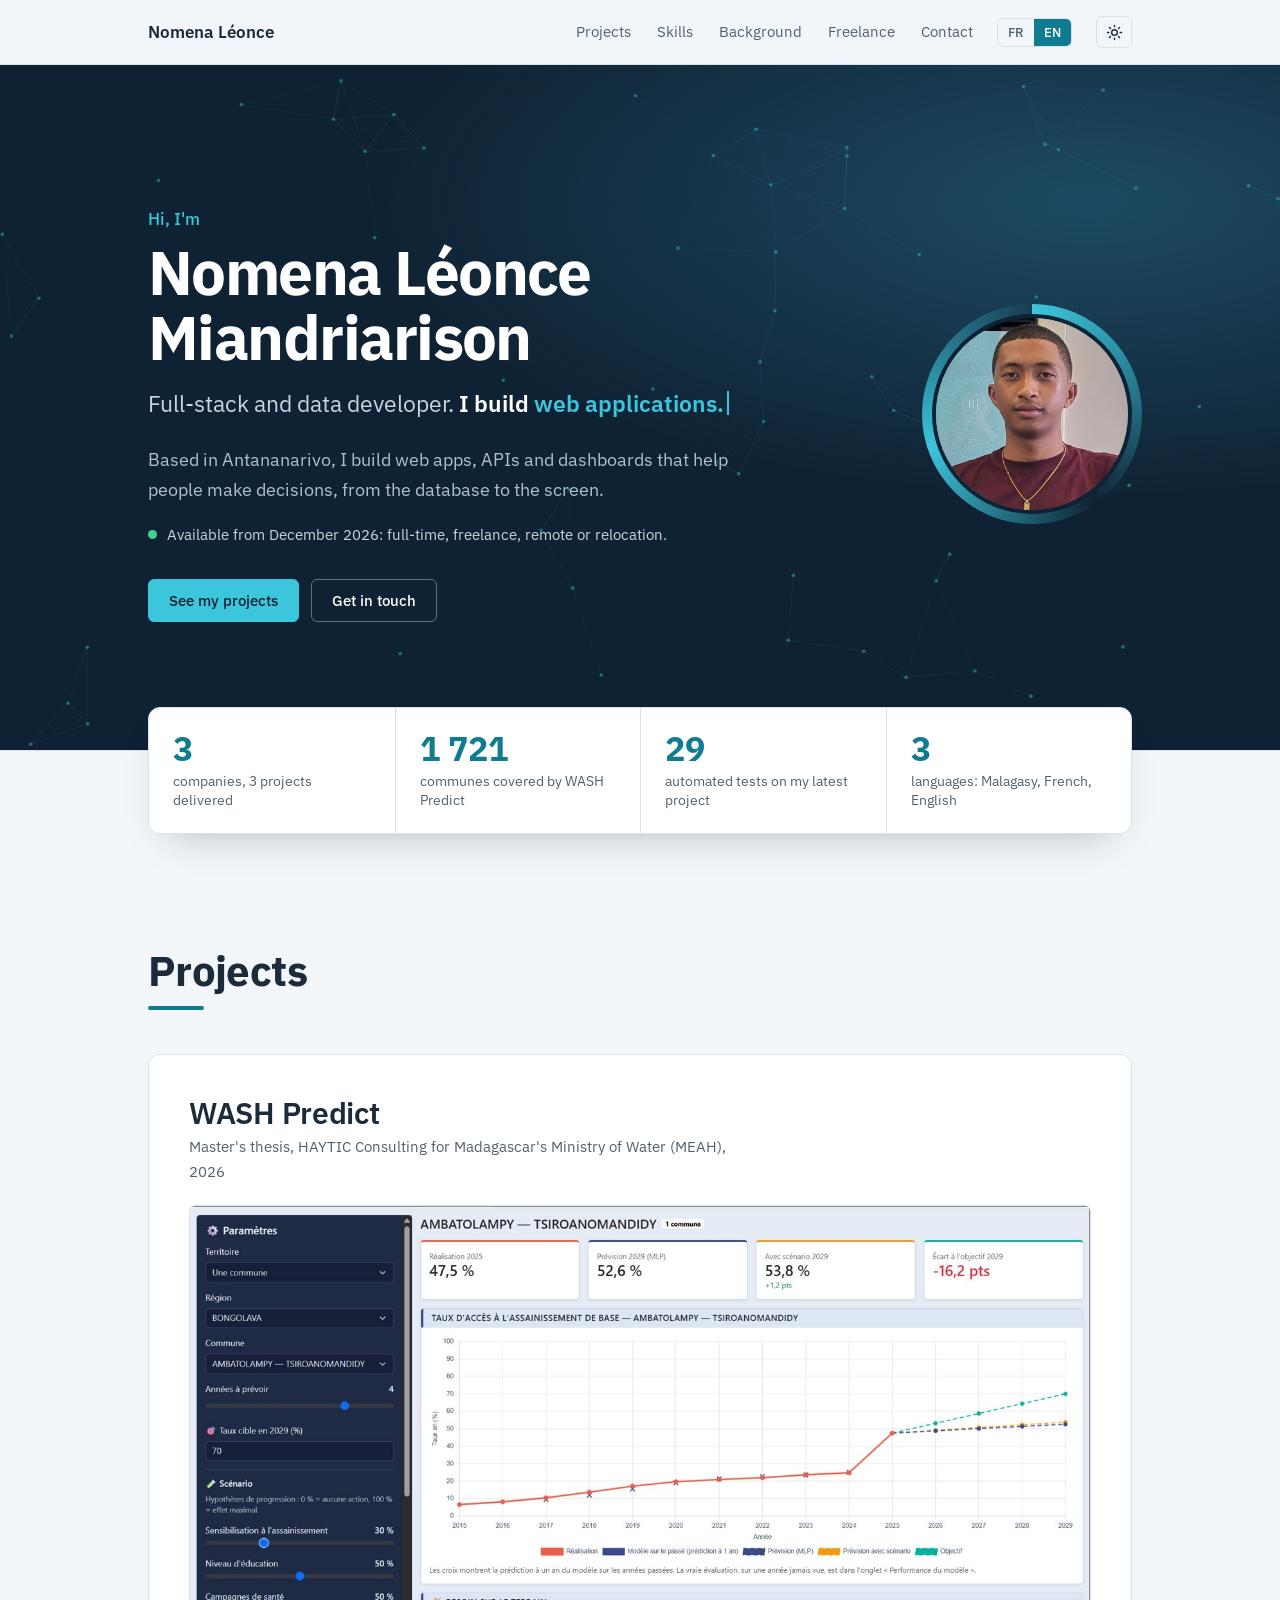
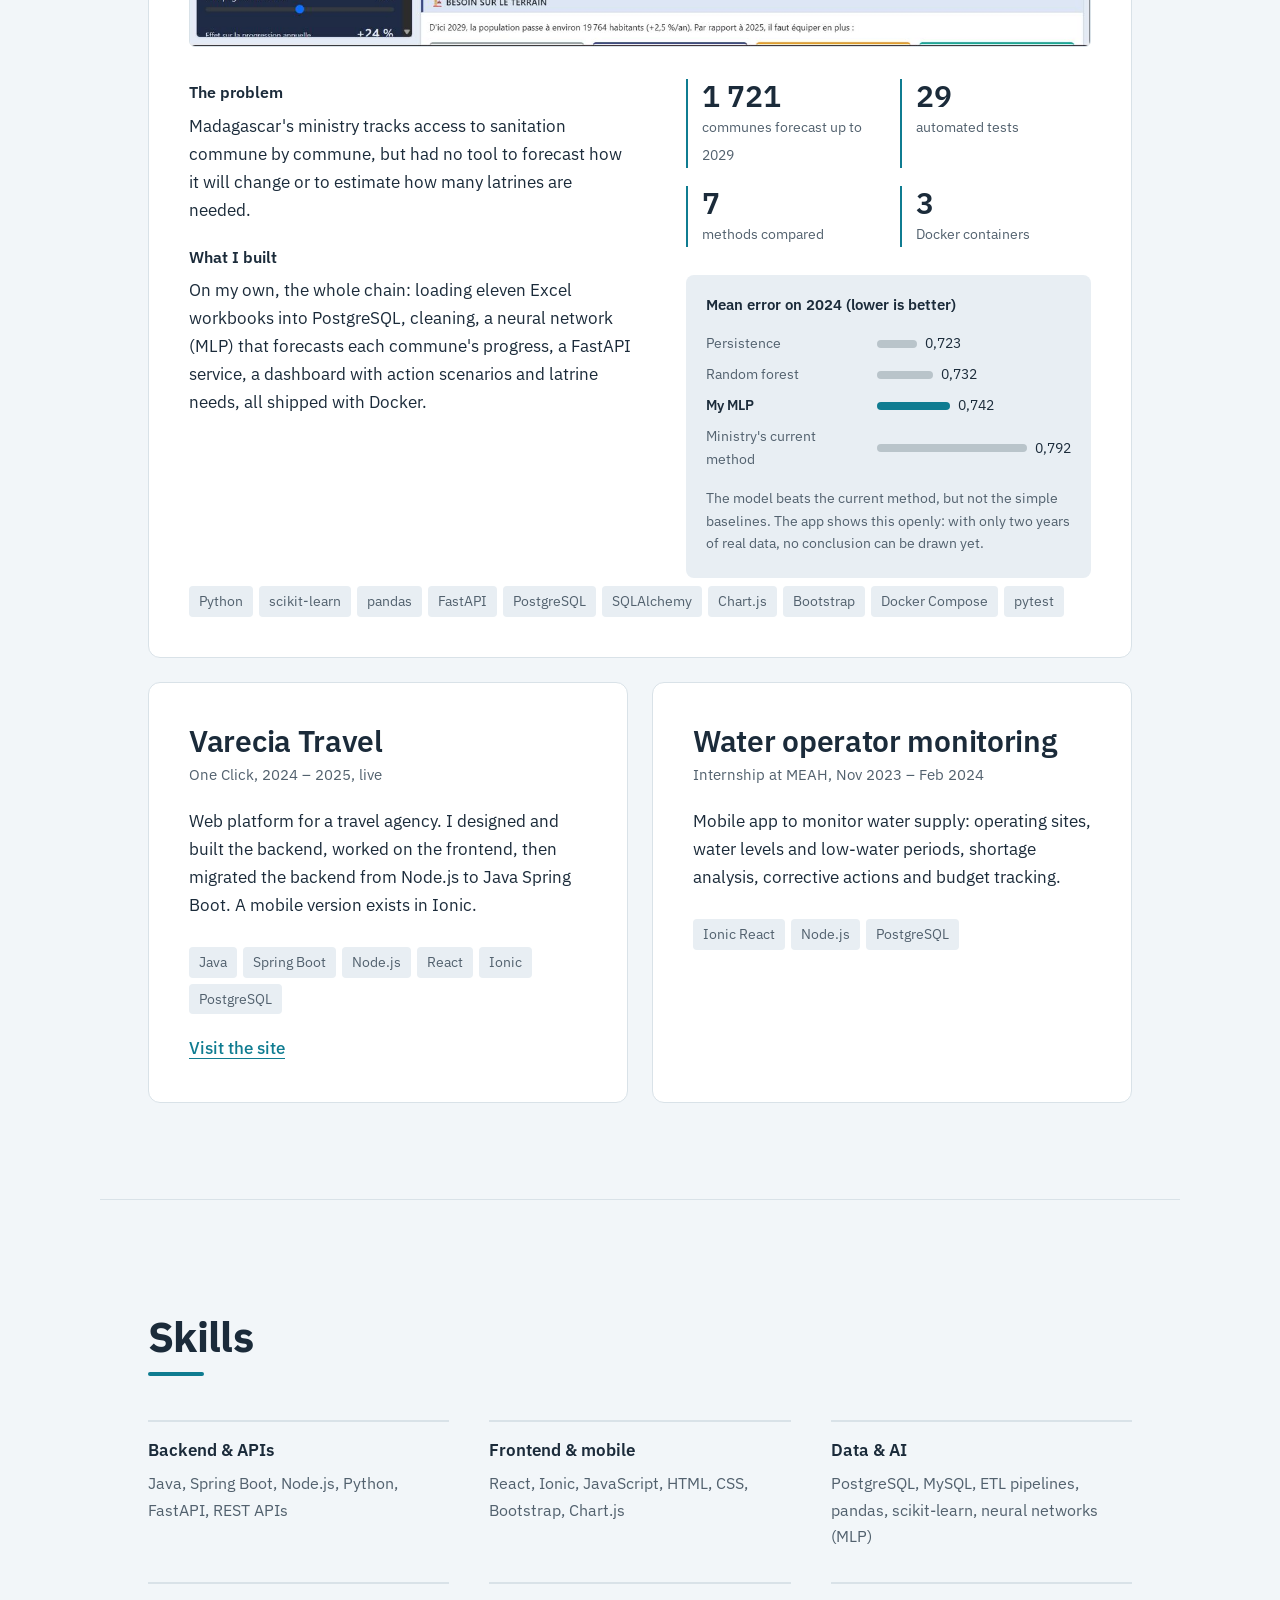
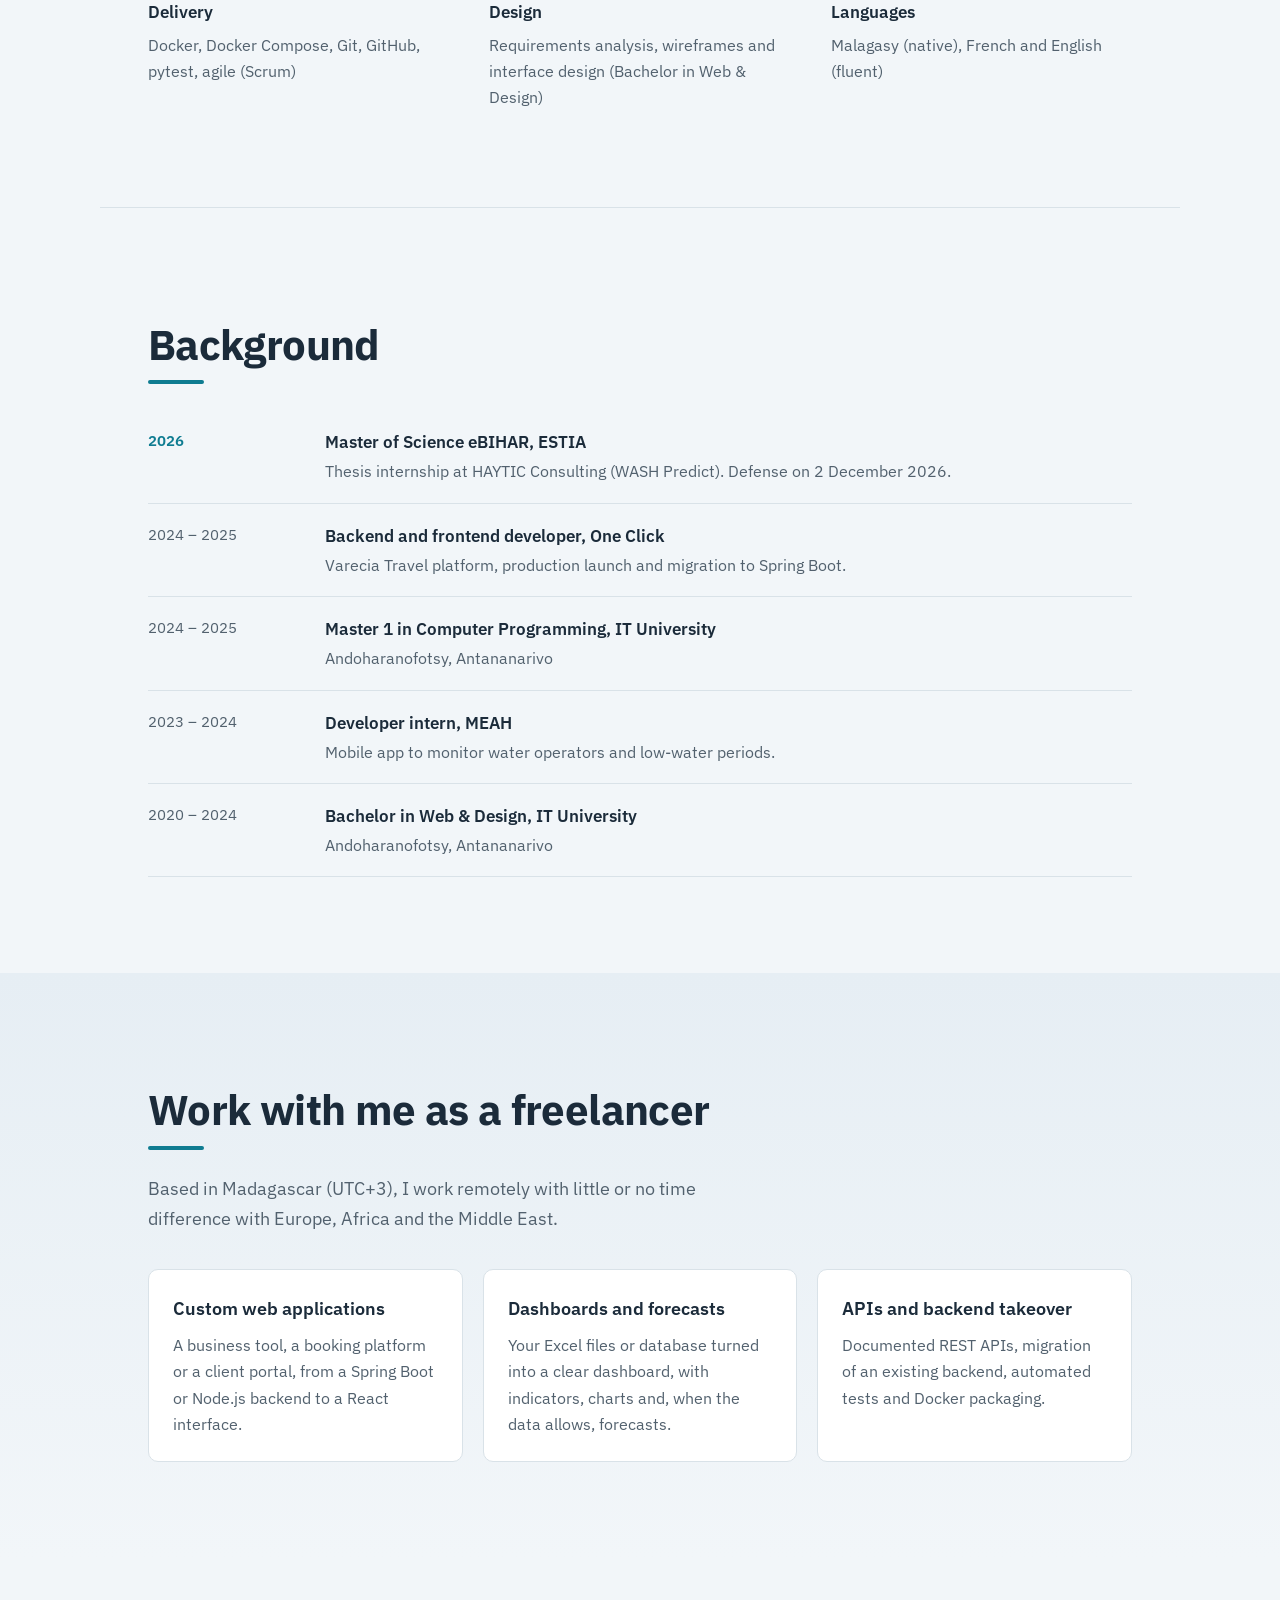
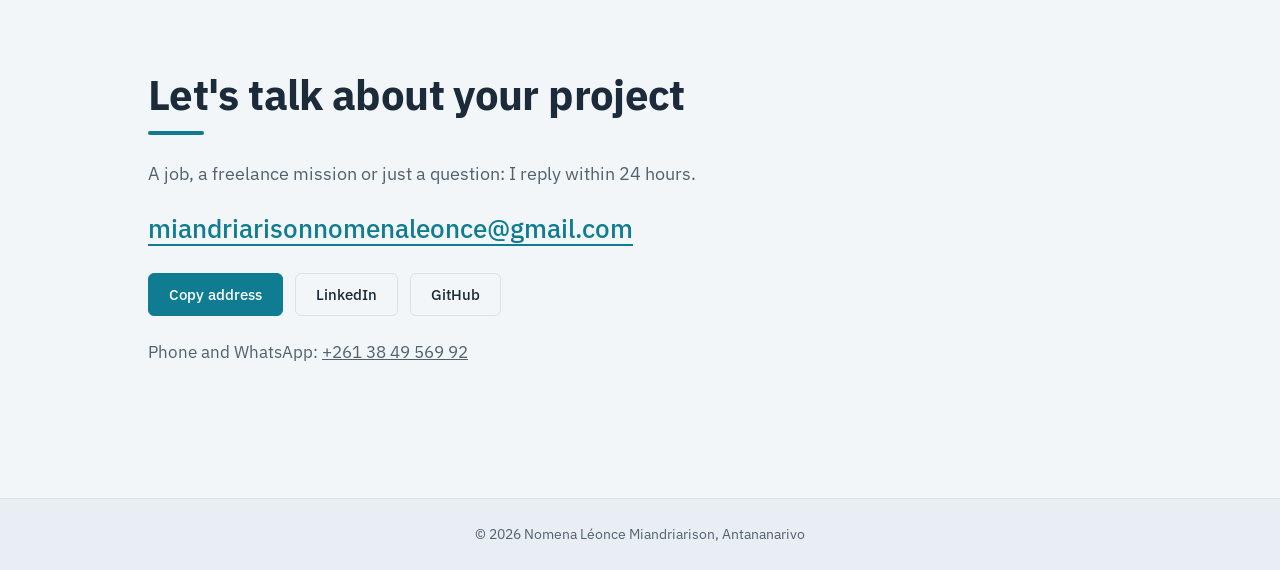
<file: index.html>
<!DOCTYPE html>
<html lang="fr">
<head>
<meta charset="utf-8">
<meta name="viewport" content="width=device-width, initial-scale=1">
<title>Nomena Léonce Miandriarison — Développeur full-stack & data</title>
<meta name="description" content="Développeur full-stack (Java/Spring Boot, React) et data (Python, FastAPI, machine learning) basé à Antananarivo, Madagascar. Disponible en CDI, freelance et télétravail.">
<meta property="og:title" content="Nomena Léonce Miandriarison — Full-stack & data developer">
<meta property="og:description" content="Applications web, API et tableaux de bord d'aide à la décision. Antananarivo, Madagascar.">
<meta property="og:image" content="assets/wash-national.jpg">
<link rel="icon" href="data:image/svg+xml,%3Csvg xmlns='http://www.w3.org/2000/svg' viewBox='0 0 32 32'%3E%3Crect width='32' height='32' rx='8' fill='%231B2B3A'/%3E%3Cpath d='M0 20q8-5 16 0t16 0v12H0z' fill='%230F7C91'/%3E%3Ctext x='16' y='22' font-family='Arial' font-weight='700' font-size='17' fill='white' text-anchor='middle'%3EN%3C/text%3E%3C/svg%3E">
<link rel="preconnect" href="https://fonts.googleapis.com">
<link rel="preconnect" href="https://fonts.gstatic.com" crossorigin>
<link href="https://fonts.googleapis.com/css2?family=IBM+Plex+Sans:ital,wght@0,400;0,500;0,600;0,700;1,400&display=swap" rel="stylesheet">
<script>
  // Thème avant l'affichage : choix mémorisé, sinon réglage de l'appareil
  (function () {
    var t = null;
    try { t = localStorage.getItem("theme"); } catch (e) {}
    if (!t) t = window.matchMedia("(prefers-color-scheme: light)").matches ? "light" : "dark";
    document.documentElement.dataset.theme = t;
  })();
</script>
<meta name="color-scheme" content="dark light">
<link rel="stylesheet" href="style.css">
</head>
<body>
<a class="skip" href="#projets" data-i18n="skip">Aller aux projets</a>

<div class="progress" aria-hidden="true"></div>
<header class="top">
  <a class="brand" href="#top">Nomena Léonce</a>
  <nav aria-label="Navigation principale">
    <a href="#projets" data-i18n="nav.projects">Projets</a>
    <a href="#competences" data-i18n="nav.skills">Compétences</a>
    <a href="#parcours" data-i18n="nav.path">Parcours</a>
    <a href="#services" data-i18n="nav.services">Freelance</a>
    <a href="#contact" data-i18n="nav.contact">Contact</a>
  </nav>
  <div class="lang" role="group" aria-label="Langue / Language">
    <button type="button" data-lang="fr" aria-pressed="true">FR</button>
    <button type="button" data-lang="en" aria-pressed="false">EN</button>
  </div>
  <button type="button" class="theme" aria-label="Passer en mode clair" data-i18n-label="theme.toLight">
    <svg class="moon" viewBox="0 0 24 24" fill="none" stroke="currentColor" stroke-width="2" stroke-linecap="round" stroke-linejoin="round" aria-hidden="true"><path d="M21 12.8A9 9 0 1 1 11.2 3a7 7 0 0 0 9.8 9.8z"/></svg>
    <svg class="sun" viewBox="0 0 24 24" fill="none" stroke="currentColor" stroke-width="2" stroke-linecap="round" aria-hidden="true"><circle cx="12" cy="12" r="4"/><path d="M12 2v2M12 20v2M4.9 4.9l1.4 1.4M17.7 17.7l1.4 1.4M2 12h2M20 12h2M4.9 19.1l1.4-1.4M17.7 6.3l1.4-1.4"/></svg>
  </button>
</header>

<main id="top">
  <!-- HERO -->
  <section class="hero">
    <canvas class="net" aria-hidden="true"></canvas>
    <div class="hero-body">
      <figure class="portrait">
        <img src="assets/nomena.jpg" alt="Portrait de Nomena Léonce Miandriarison" width="600" height="600">
      </figure>
      <div class="hero-text">
        <p class="hello" data-i18n="hero.hello">Bonjour, je suis</p>
        <h1>Nomena Léonce Miandriarison</h1>
        <p class="role"><span data-i18n="hero.role">Développeur full-stack et data.</span> <span class="typing"><span data-i18n="hero.build">Je construis</span> <span class="rotator" aria-hidden="true"></span><span class="caret" aria-hidden="true"></span></span></p>
        <p class="lede" data-i18n-html="hero.lede">Basé à Antananarivo, je construis des applications web, des API et des tableaux de bord qui aident à prendre des décisions, de la base de données jusqu'à l'écran.</p>
        <p class="status"><span class="dot" aria-hidden="true"></span><span data-i18n="hero.status">Disponible dès décembre 2026 : CDI, freelance, télétravail ou poste à l'étranger.</span></p>
        <div class="actions">
          <a class="btn btn-solid" href="#projets" data-i18n="hero.cta1">Voir mes projets</a>
          <a class="btn btn-line" href="#contact" data-i18n="hero.cta2">Me contacter</a>
        </div>
      </div>
    </div>
  </section>

  <!-- CHIFFRES -->
  <section class="stats" aria-label="En bref">
    <div><strong data-count="3">3</strong><span data-i18n="stats.s1">entreprises, 3 projets livrés</span></div>
    <div><strong data-count="1721">1 721</strong><span data-i18n="stats.s2">communes couvertes par WASH Predict</span></div>
    <div><strong data-count="29">29</strong><span data-i18n="stats.s3">tests automatisés sur mon dernier projet</span></div>
    <div><strong data-count="3">3</strong><span data-i18n="stats.s4">langues : malgache, français, anglais</span></div>
  </section>

  <!-- PROJETS -->
  <section id="projets" class="section">
    <h2 class="h-section" data-i18n="projects.title">Projets</h2>

    <article class="case case-main">
      <header class="case-head">
        <h3>WASH Predict</h3>
        <p class="case-meta" data-i18n="p1.meta">Mémoire de Master 2, HAYTIC Consulting pour le ministère de l'Eau (MEAH), 2026</p>
      </header>

      <figure class="shot">
        <img src="assets/wash-commune.jpg" alt="" data-i18n-alt="p1.alt" loading="lazy" width="1400" height="685">
      </figure>

      <div class="case-grid">
        <div class="case-col">
          <h4 data-i18n="label.problem">Le problème</h4>
          <p data-i18n="p1.problem">À Madagascar, le ministère suit l'accès à l'assainissement commune par commune, mais n'avait pas d'outil pour prévoir son évolution ni pour estimer les latrines à construire.</p>
          <h4 data-i18n="label.built">Ce que j'ai construit</h4>
          <p data-i18n="p1.built">Seul, toute la chaîne : import de onze classeurs Excel vers PostgreSQL, nettoyage, réseau de neurones (MLP) qui prévoit la progression de chaque commune, API FastAPI, tableau de bord avec scénarios d'action et besoin en latrines, le tout livré en Docker.</p>
        </div>
        <div class="case-col">
          <ul class="figures">
            <li><strong>1 721</strong><span data-i18n="p1.f1">communes prévues jusqu'en 2029</span></li>
            <li><strong>29</strong><span data-i18n="p1.f2">tests automatisés</span></li>
            <li><strong>7</strong><span data-i18n="p1.f3">méthodes comparées</span></li>
            <li><strong>3</strong><span data-i18n="p1.f4">conteneurs Docker</span></li>
          </ul>
          <div class="mae">
            <h4 data-i18n="p1.maeTitle">Erreur moyenne sur l'année 2024 (plus bas = mieux)</h4>
            <dl>
              <div><dt data-i18n="p1.m1">Persistance</dt><dd><span style="--v:.723"></span>0,723</dd></div>
              <div><dt data-i18n="p1.m2">Forêt aléatoire</dt><dd><span style="--v:.732"></span>0,732</dd></div>
              <div class="mine"><dt data-i18n="p1.m3">Mon MLP</dt><dd><span style="--v:.742"></span>0,742</dd></div>
              <div><dt data-i18n="p1.m4">Méthode actuelle du ministère</dt><dd><span style="--v:.792"></span>0,792</dd></div>
            </dl>
            <p class="note" data-i18n="p1.maeNote">Le modèle fait mieux que la méthode actuelle, mais pas que les méthodes simples. Je l'affiche tel quel dans l'application : avec seulement deux années de données réelles, on ne peut pas encore conclure.</p>
          </div>
        </div>
      </div>
      <ul class="stack" aria-label="Technologies">
        <li>Python</li><li>scikit-learn</li><li>pandas</li><li>FastAPI</li><li>PostgreSQL</li><li>SQLAlchemy</li><li>Chart.js</li><li>Bootstrap</li><li>Docker Compose</li><li>pytest</li>
      </ul>
    </article>

    <div class="case-pair">
      <article class="case case-small case-travel">
        <header class="case-head">
          <h3>Varecia Travel</h3>
          <p class="case-meta" data-i18n="p2.meta">One Click, 2024 – 2025, en production</p>
        </header>
        <p data-i18n="p2.body">Plateforme web d'une agence de voyages. J'ai conçu et développé le backend, participé au frontend, puis migré le backend de Node.js vers Java Spring Boot. Une version mobile existe en Ionic.</p>
        <ul class="stack">
          <li>Java</li><li>Spring Boot</li><li>Node.js</li><li>React</li><li>Ionic</li><li>PostgreSQL</li>
        </ul>
        <a class="link" href="https://www.vareciatravel-agency.com" target="_blank" rel="noopener" data-i18n="p2.link">Visiter le site</a>
      </article>

      <article class="case case-small case-meah">
        <header class="case-head">
          <h3 data-i18n="p3.title">Suivi des exploitants d'eau</h3>
          <p class="case-meta" data-i18n="p3.meta">Stage au MEAH, nov. 2023 – févr. 2024</p>
        </header>
        <p data-i18n="p3.body">Application mobile pour suivre l'approvisionnement en eau : sites d'exploitation, niveaux d'eau et périodes d'étiage, analyse des pénuries, suivi des actions correctives et du budget.</p>
        <ul class="stack">
          <li>Ionic React</li><li>Node.js</li><li>PostgreSQL</li>
        </ul>
      </article>
    </div>
  </section>

  <!-- COMPÉTENCES -->
  <section id="competences" class="section skills">
    <h2 class="h-section" data-i18n="skills.title">Compétences</h2>
    <div class="skill-grid">
      <div>
        <h3 data-i18n="skills.back">Backend & API</h3>
        <p>Java, Spring Boot, Node.js, Python, FastAPI, <span data-i18n="skills.rest">API REST</span></p>
      </div>
      <div>
        <h3 data-i18n="skills.front">Frontend & mobile</h3>
        <p>React, Ionic, JavaScript, HTML, CSS, Bootstrap, Chart.js</p>
      </div>
      <div>
        <h3 data-i18n="skills.data">Data & IA</h3>
        <p>PostgreSQL, MySQL, <span data-i18n="skills.etl">pipelines ETL</span>, pandas, scikit-learn, <span data-i18n="skills.nn">réseaux de neurones (MLP)</span></p>
      </div>
      <div>
        <h3 data-i18n="skills.ops">Livraison</h3>
        <p>Docker, Docker Compose, Git, GitHub, pytest, <span data-i18n="skills.agile">méthode agile (Scrum)</span></p>
      </div>
      <div>
        <h3 data-i18n="skills.design">Design</h3>
        <p data-i18n="skills.designBody">Analyse des besoins, maquettes et conception d'interfaces (Licence Web & Design)</p>
      </div>
      <div>
        <h3 data-i18n="skills.lang">Langues</h3>
        <p data-i18n="skills.langBody">Malgache (maternelle), français et anglais (courants)</p>
      </div>
    </div>
  </section>

  <!-- PARCOURS -->
  <section id="parcours" class="section">
    <h2 class="h-section" data-i18n="path.title">Parcours</h2>
    <ol class="timeline">
      <li class="now">
        <time>2026</time>
        <div>
          <h3 data-i18n="t1.title">Master of Science eBIHAR, ESTIA</h3>
          <p data-i18n="t1.body">Stage de mémoire chez HAYTIC Consulting (WASH Predict). Soutenance le 2 décembre 2026.</p>
        </div>
      </li>
      <li>
        <time>2024 – 2025</time>
        <div>
          <h3 data-i18n="t2.title">Développeur backend et frontend, One Click</h3>
          <p data-i18n="t2.body">Plateforme Varecia Travel, mise en production et migration vers Spring Boot.</p>
        </div>
      </li>
      <li>
        <time>2024 – 2025</time>
        <div>
          <h3 data-i18n="t3.title">Master 1 Programmation informatique, IT University</h3>
          <p>Andoharanofotsy, Antananarivo</p>
        </div>
      </li>
      <li>
        <time>2023 – 2024</time>
        <div>
          <h3 data-i18n="t4.title">Stagiaire développeur, MEAH</h3>
          <p data-i18n="t4.body">Application mobile de suivi des exploitants d'eau et de l'étiage.</p>
        </div>
      </li>
      <li>
        <time>2020 – 2024</time>
        <div>
          <h3 data-i18n="t5.title">Licence Web & Design, IT University</h3>
          <p>Andoharanofotsy, Antananarivo</p>
        </div>
      </li>
    </ol>
  </section>

  <!-- SERVICES -->
  <section id="services" class="section services">
    <h2 class="h-section" data-i18n="services.title">Travailler avec moi en freelance</h2>
    <p class="services-intro" data-i18n="services.intro">Basé à Madagascar (UTC+3), je travaille à distance avec peu ou pas de décalage horaire avec l'Europe, l'Afrique et le Moyen-Orient.</p>
    <div class="offer-grid">
      <div class="offer">
        <h3 data-i18n="s1.title">Applications web sur mesure</h3>
        <p data-i18n="s1.body">Un outil métier, une plateforme de réservation ou un espace client, du backend Spring Boot ou Node.js jusqu'à l'interface React.</p>
      </div>
      <div class="offer">
        <h3 data-i18n="s2.title">Tableaux de bord et prévisions</h3>
        <p data-i18n="s2.body">Vos fichiers Excel ou votre base de données transformés en tableau de bord clair, avec des indicateurs, des graphiques et, si les données le permettent, des prévisions.</p>
      </div>
      <div class="offer">
        <h3 data-i18n="s3.title">API et reprise de backend</h3>
        <p data-i18n="s3.body">Création d'API REST documentées, migration d'un backend existant, tests automatisés et mise en conteneurs Docker.</p>
      </div>
    </div>
  </section>

  <!-- CONTACT -->
  <section id="contact" class="section contact">
    <h2 class="h-section" data-i18n="contact.title">Parlons de votre projet</h2>
    <p class="contact-lede" data-i18n="contact.lede">Un poste, une mission freelance ou une simple question : je réponds sous 24 heures.</p>
    <p class="mail"><a href="mailto:miandriarisonnomenaleonce@gmail.com">miandriarisonnomenaleonce<wbr>@gmail.com</a></p>
    <div class="contact-row">
      <button type="button" class="btn btn-solid" id="copy-mail" data-i18n="contact.copy">Copier l'adresse</button>
      <a class="btn btn-line" href="https://www.linkedin.com/in/nomena-l%C3%A9once-miandriarison-2626b6270" target="_blank" rel="noopener">LinkedIn</a>
      <a class="btn btn-line" href="https://github.com/Miandriarison" target="_blank" rel="noopener">GitHub</a>
    </div>
    <p class="phone"><span data-i18n="contact.phone">Téléphone et WhatsApp :</span> <a href="tel:+261384956992">+261 38 49 569 92</a></p>
    <p class="copied" role="status" aria-live="polite"></p>
  </section>
</main>

<footer class="foot">
  <p>© 2026 Nomena Léonce Miandriarison, Antananarivo</p>
</footer>

<script src="main.js"></script>
</body>
</html>
</file>
<file: style.css>
/* Thème sombre : bleu nuit, accent turquoise */
:root {
  --paper: #0F2233;
  --shade: #15304A;
  --card: #132B42;
  --line: #24425C;
  --ink: #E8EEF3;
  --ink-soft: #9FB2C2;
  --accent: #3CC6DB;
  --accent-dark: #2AA9BD;
  --navy: #0F2233;
  --bright: #3CC6DB;
  --font: "IBM Plex Sans", "Segoe UI", system-ui, sans-serif;
  --wrap: 1080px;
  --gutter: clamp(20px, 5vw, 48px);
}

*, *::before, *::after { box-sizing: border-box; }
html { scroll-behavior: smooth; scroll-padding-top: 76px; }
body {
  margin: 0;
  background: var(--paper);
  color: var(--ink);
  font: 400 17px/1.65 var(--font);
  -webkit-font-smoothing: antialiased;
}
img { max-width: 100%; height: auto; display: block; }
a { color: inherit; }
:focus-visible { outline: 2px solid var(--accent); outline-offset: 3px; border-radius: 3px; }
.sr-only { position: absolute; width: 1px; height: 1px; overflow: hidden; clip: rect(0 0 0 0); white-space: nowrap; }
.skip { position: absolute; left: -999px; top: 8px; background: var(--accent); color: var(--navy); padding: 8px 14px; z-index: 20; }
.skip:focus { left: 8px; }

/* En-tête */
.top {
  position: sticky; top: 0; z-index: 10;
  display: flex; align-items: center; gap: 24px;
  padding: 16px max(var(--gutter), calc((100% - var(--wrap)) / 2 + var(--gutter)));
  background: rgba(15, 34, 51, .86);
  backdrop-filter: blur(8px);
  border-bottom: 1px solid var(--line);
}
.brand { font-weight: 600; font-size: 17px; text-decoration: none; }
.top nav { display: flex; gap: 26px; margin-left: auto; }
.top nav a { text-decoration: none; font-size: 15px; color: var(--ink-soft); }
.top nav a:hover { color: var(--accent); }
.lang { display: flex; border: 1px solid var(--line); border-radius: 6px; overflow: hidden; }
.lang button {
  font: 500 13px/1 var(--font); padding: 7px 10px; border: 0; cursor: pointer;
  background: transparent; color: var(--ink-soft);
}
.lang button[aria-pressed="true"] { background: var(--accent); color: var(--navy); }

/* Hero : bandeau sombre animé */
.hero {
  position: relative; overflow: hidden; isolation: isolate;
  background: radial-gradient(1200px 500px at 85% 20%, #1D4A63 0%, transparent 60%), var(--navy);
  color: #fff; border-bottom: 1px solid var(--line);
  padding: clamp(64px, 11vw, 140px) max(var(--gutter), calc((100% - var(--wrap)) / 2 + var(--gutter))) clamp(72px, 10vw, 128px);
}
.net { position: absolute; inset: 0; width: 100%; height: 100%; z-index: -1; opacity: .55; }
.hero-body { display: grid; grid-template-columns: 1fr auto; gap: clamp(28px, 6vw, 80px); align-items: center; }
.portrait { margin: 0; order: 2; width: clamp(150px, 19vw, 200px); position: relative; animation: pop .9s cubic-bezier(.2,.8,.2,1) .2s both; }
.portrait::before {
  content: ""; position: absolute; inset: -10px; border-radius: 50%;
  background: conic-gradient(from 0deg, var(--bright), transparent 40%, var(--bright) 70%, transparent);
  animation: spin 9s linear infinite; z-index: -1;
}
.portrait img { width: 100%; aspect-ratio: 1; object-fit: cover; object-position: 50% 50%; border-radius: 50%; border: 4px solid var(--navy); }
.hello { margin: 0 0 6px; color: var(--bright); font-weight: 500; animation: up .7s ease both; }
.hero h1 { font-size: clamp(36px, 5.6vw, 62px); line-height: 1.05; font-weight: 700; letter-spacing: -.025em; margin: 0 0 16px; animation: up .7s ease .1s both; }
.role { font-size: clamp(18px, 2.2vw, 23px); margin: 0 0 22px; color: #C9D6DF; animation: up .7s ease .2s both; }
.typing { color: #fff; font-weight: 600; white-space: nowrap; }
.rotator { color: var(--bright); }
.caret { display: inline-block; width: 2px; height: 1.05em; background: var(--bright); margin-left: 3px; vertical-align: -3px; animation: blink 1s steps(1) infinite; }
.lede { font-size: 18px; color: #AFC0CC; margin: 0 0 18px; max-width: 54ch; animation: up .7s ease .3s both; }
.status { display: flex; gap: 10px; align-items: baseline; margin: 0 0 32px; font-size: 15px; color: #C9D6DF; animation: up .7s ease .4s both; }
.dot { width: 9px; height: 9px; border-radius: 50%; background: #3DD68C; flex: none; transform: translateY(-1px); box-shadow: 0 0 0 0 rgba(61,214,140,.6); animation: ping 2s ease-out infinite; }
.hero .actions { animation: up .7s ease .5s both; }
.hero .btn-solid { background: var(--bright); border-color: var(--bright); color: var(--navy); }
.hero .btn-solid:hover { background: #fff; border-color: #fff; transform: translateY(-2px); }
.hero .btn-line { color: #fff; border-color: rgba(255,255,255,.35); }
.hero .btn-line:hover { border-color: #fff; background: rgba(255,255,255,.06); }
@keyframes up { from { opacity: 0; transform: translateY(18px); } to { opacity: 1; transform: none; } }
@keyframes pop { from { opacity: 0; transform: scale(.85); } to { opacity: 1; transform: none; } }
@keyframes spin { to { transform: rotate(360deg); } }
@keyframes blink { 50% { opacity: 0; } }
@keyframes ping { 0% { box-shadow: 0 0 0 0 rgba(61,214,140,.55); } 80%, 100% { box-shadow: 0 0 0 10px rgba(61,214,140,0); } }

/* Bandeau de chiffres */
.stats {
  max-width: calc(var(--wrap) - 2 * var(--gutter)); margin: -44px auto 0; position: relative; z-index: 2;
  display: grid; grid-template-columns: repeat(4, 1fr);
  background: var(--card); border: 1px solid var(--line); border-radius: 12px;
  box-shadow: 0 24px 50px -24px rgba(0, 0, 0, .6);
  width: calc(100% - 2 * var(--gutter));
}
.stats > div { padding: 22px 24px; }
.stats > div + div { border-left: 1px solid var(--line); }
.stats strong { display: block; font-size: 34px; font-weight: 700; line-height: 1.1; color: var(--accent); font-variant-numeric: tabular-nums; }
.stats span { font-size: 14px; color: var(--ink-soft); line-height: 1.4; display: block; margin-top: 4px; }

.actions, .contact-row { display: flex; flex-wrap: wrap; gap: 12px; }
.btn {
  transition: transform .2s, background .2s, border-color .2s, color .2s;
  display: inline-block; font: 500 15px/1 var(--font); padding: 13px 20px; border-radius: 6px;
  text-decoration: none; cursor: pointer; border: 1px solid var(--ink);
}
.btn-solid { background: var(--accent); color: var(--navy); border-color: var(--accent); }
.btn-solid:hover { background: #fff; border-color: #fff; transform: translateY(-2px); }
.btn-line { background: transparent; color: var(--ink); border-color: var(--line); }
.btn-line:hover { border-color: var(--accent); color: var(--accent); }

/* Sections */
.section { max-width: var(--wrap); margin: 0 auto; padding: clamp(64px, 9vw, 112px) var(--gutter) clamp(56px, 8vw, 96px); }
.section + .section:not(.services):not(.contact) { border-top: 1px solid var(--line); }
.h-section { position: relative; padding-bottom: 14px; font-size: clamp(30px, 4vw, 42px); font-weight: 700; letter-spacing: -.015em; line-height: 1.2; margin: 0 0 clamp(28px, 4vw, 44px); }

/* Projets */
.case { border: 1px solid var(--line); border-radius: 12px; padding: clamp(22px, 4vw, 40px); background: var(--card); }
.case-head h3 { font-size: clamp(24px, 3vw, 30px); font-weight: 600; line-height: 1.2; margin: 0 0 4px; letter-spacing: -.01em; }
.case-meta { margin: 0 0 24px; color: var(--ink-soft); font-size: 15px; }
.shot { margin: 0 0 32px; border-radius: 6px; overflow: hidden; border: 1px solid var(--line); }
.case-grid { display: grid; grid-template-columns: 1.1fr 1fr; gap: clamp(24px, 4vw, 56px); }
.case h4 { font-size: 16px; font-weight: 600; margin: 0 0 6px; }
.case p { margin: 0 0 20px; max-width: 62ch; }
.figures { list-style: none; padding: 0; margin: 0 0 28px; display: grid; grid-template-columns: 1fr 1fr; gap: 18px 24px; }
.figures li { border-left: 2px solid var(--accent); padding-left: 14px; }
.figures strong { display: block; font-size: 30px; font-weight: 600; line-height: 1.1; }
.figures span { font-size: 14px; color: var(--ink-soft); }
.mae { background: var(--shade); border-radius: 8px; padding: 18px 20px 4px; }
.mae h4 { font-size: 15px; }
.mae dl { margin: 10px 0 12px; }
.mae dl > div { display: grid; grid-template-columns: 11.5em 1fr; gap: 10px; align-items: center; padding: 4px 0; font-size: 14px; }
.mae dt { color: var(--ink-soft); }
.mae dd { margin: 0; display: flex; align-items: center; gap: 8px; font-variant-numeric: tabular-nums; }
.mae dd span { height: 8px; border-radius: 4px; background: #4A6880; width: calc((var(--v) - .70) * 900%); }
.mae .mine dt { color: var(--ink); font-weight: 600; }
.mae .mine dd span { background: var(--accent); }
.note { font-size: 13.5px; color: var(--ink-soft); }
.stack { list-style: none; padding: 0; margin: 8px 0 0; display: flex; flex-wrap: wrap; gap: 6px; }
.stack li { font-size: 13.5px; padding: 4px 10px; border-radius: 4px; background: var(--shade); color: var(--ink-soft); }

.case-pair { display: grid; grid-template-columns: 1fr 1fr; gap: 24px; margin-top: 24px; }
.case-small { display: flex; flex-direction: column; }
.case-small .stack { margin-bottom: 20px; }
.case-small .link { margin-top: auto; }
.link { font-weight: 500; color: var(--accent); text-underline-offset: 4px; }

/* Compétences */
.skill-grid { display: grid; grid-template-columns: repeat(3, 1fr); gap: 32px 40px; }
.skill-grid h3 { font-size: 17px; font-weight: 600; margin: 0 0 6px; }
.skill-grid p { margin: 0; color: var(--ink-soft); font-size: 16px; }

/* Parcours */
.timeline { list-style: none; padding: 0; margin: 0; }
.timeline li { display: grid; grid-template-columns: 9em 1fr; gap: 24px; padding: 18px 0; border-bottom: 1px solid var(--line); }
.timeline li:first-child { padding-top: 0; }
.timeline time { font-size: 15px; color: var(--ink-soft); font-variant-numeric: tabular-nums; padding-top: 1px; }
.timeline li.now time { color: var(--accent); font-weight: 600; }
.timeline h3 { font-size: 17px; font-weight: 600; margin: 0 0 2px; }
.timeline p { margin: 0; color: var(--ink-soft); font-size: 16px; }

/* Services */
.services {
  background: linear-gradient(180deg, #12293F, #0F2233); max-width: none; border-top: 0;
  padding-left: max(var(--gutter), calc((100% - var(--wrap)) / 2 + var(--gutter)));
  padding-right: max(var(--gutter), calc((100% - var(--wrap)) / 2 + var(--gutter)));
}
.services-intro { font-size: 18px; max-width: 56ch; margin: -20px 0 36px; color: var(--ink-soft); }
.offer-grid { display: grid; grid-template-columns: repeat(3, 1fr); gap: 20px; }
.offer { background: var(--card); border: 1px solid var(--line); border-radius: 10px; padding: 24px; }
.offer h3 { font-size: 18px; font-weight: 600; margin: 0 0 8px; }
.offer p { margin: 0; color: var(--ink-soft); font-size: 16px; }

/* Contact */
.contact { border-top: 0; }
.contact-lede { font-size: 18px; color: var(--ink-soft); margin: -20px 0 18px; }
.mail { font-size: clamp(18px, 2.6vw, 26px); font-weight: 500; margin: 0 0 24px; overflow-wrap: anywhere; }
.mail a { color: var(--accent); text-underline-offset: 6px; }
.phone { margin: 22px 0 0; color: var(--ink-soft); }
.copied { min-height: 1.6em; color: var(--accent); font-weight: 500; margin: 8px 0 0; }

.foot { border-top: 1px solid var(--line); background: #0C1C2A; padding: 24px var(--gutter); text-align: center; font-size: 14px; color: var(--ink-soft); }
.foot p { margin: 0; }


/* Mouvements au scroll et au survol */
.h-section::after { content: ""; position: absolute; left: 0; bottom: 0; height: 4px; width: 56px; border-radius: 2px; background: var(--accent); transform-origin: left; transform: scaleX(0); transition: transform .8s cubic-bezier(.2,.8,.2,1) .2s; }
.h-section.in::after { transform: scaleX(1); }
.reveal { opacity: 0; transform: translateY(28px); transition: opacity .8s ease, transform .8s cubic-bezier(.2,.8,.2,1); }
.reveal.in { opacity: 1; transform: none; }
.case { transition: transform .3s ease, box-shadow .3s ease, border-color .3s; }
.case:hover { transform: translateY(-4px); box-shadow: 0 28px 56px -28px rgba(0,0,0,.7), 0 0 0 1px rgba(60,198,219,.25); border-color: rgba(60,198,219,.45); }
.shot img { transition: transform .8s cubic-bezier(.2,.8,.2,1); }
.case:hover .shot img { transform: scale(1.03); }
.mae dd span { transition: width 1.2s cubic-bezier(.2,.8,.2,1); }
.mae:not(.in) dd span { width: 0; }
.stack li { transition: background .2s, color .2s; }
.stack li:hover { background: var(--accent); color: var(--navy); }
.offer { transition: transform .3s, border-color .3s; }
.offer:hover { transform: translateY(-4px); border-color: var(--accent); }
.skill-grid > div { border-top: 2px solid var(--line); padding-top: 14px; transition: border-color .3s; }
.skill-grid > div:hover { border-color: var(--accent); }
.top nav a.active { color: var(--accent); font-weight: 500; }
.progress { position: fixed; top: 0; left: 0; height: 3px; width: 100%; background: var(--bright); transform-origin: left; transform: scaleX(0); z-index: 30; }


/* Mode clair (activé selon l'appareil ou par le bouton) */
:root[data-theme="light"] {
  --paper: #F2F6F9;
  --shade: #E8EEF3;
  --card: #FFFFFF;
  --line: #D9E2E8;
  --ink: #1B2B3A;
  --ink-soft: #52616E;
  --accent: #0F7C91;
  --accent-dark: #0B5564;
}
:root[data-theme="light"] .top { background: rgba(242, 246, 249, .9); }
:root[data-theme="light"] .services { background: linear-gradient(180deg, #E6EEF4, #F2F6F9); }
:root[data-theme="light"] .foot { background: #E8EEF3; }
:root[data-theme="light"] .mae dd span { background: #B9C4CA; }
:root[data-theme="light"] .mae .mine dd span { background: var(--accent); }
:root[data-theme="light"] .btn-solid,
:root[data-theme="light"] .lang button[aria-pressed="true"],
:root[data-theme="light"] .stack li:hover { color: #fff; }
:root[data-theme="light"] .btn-solid:hover { background: var(--accent-dark); border-color: var(--accent-dark); }
:root[data-theme="light"] .hero .btn-solid { color: var(--navy); }
:root[data-theme="light"] .hero .btn-solid:hover { background: #fff; border-color: #fff; }
:root[data-theme="light"] .stats { box-shadow: 0 18px 40px -22px rgba(19, 41, 61, .35); }
:root[data-theme="light"] .case:hover { box-shadow: 0 24px 48px -28px rgba(19,41,61,.4); border-color: rgba(15,124,145,.5); }
:root[data-theme="light"] body { background: var(--paper); }
:root[data-theme="light"] ::selection { color: #fff; }

/* Bouton clair / sombre */
.theme {
  width: 36px; height: 32px; display: grid; place-items: center; cursor: pointer;
  border: 1px solid var(--line); border-radius: 6px; background: transparent; color: var(--ink);
  transition: border-color .2s, color .2s;
}
.theme:hover { border-color: var(--accent); color: var(--accent); }
.theme svg { width: 17px; height: 17px; }
.theme .sun { display: none; }
:root[data-theme="light"] .theme .sun { display: block; }
:root[data-theme="light"] .theme .moon { display: none; }
body, .top, .case, .offer, .stats, .services, .foot { transition: background-color .35s ease, color .35s ease, border-color .35s ease; }

/* Mobile */
@media (max-width: 860px) {
  .top nav { display: none; }
  .lang { margin-left: auto; }
  .top { gap: 10px; }
  .case-grid, .case-pair, .offer-grid { grid-template-columns: 1fr; }
  .skill-grid { grid-template-columns: 1fr 1fr; }
  .stats { grid-template-columns: 1fr 1fr; }
  .stats > div:nth-child(3) { border-left: 0; }
  .stats > div:nth-child(n+3) { border-top: 1px solid var(--line); }
}
@media (max-width: 560px) {
  body { font-size: 16px; }
  .hero-body { grid-template-columns: 1fr; }
  .portrait { order: 0; width: 120px; }
  .typing { white-space: normal; }
  .stats strong { font-size: 28px; }
  .stats > div { padding: 18px; }
  .skill-grid { grid-template-columns: 1fr; }
  .timeline li { grid-template-columns: 1fr; gap: 2px; }
  .mae dl > div { grid-template-columns: 1fr; gap: 2px; }
}

@media (prefers-reduced-motion: reduce) {
  html { scroll-behavior: auto; }
  *, *::before, *::after { animation: none !important; transition: none !important; }
  .reveal { opacity: 1; transform: none; }
  .h-section::after { transform: scaleX(1); }
  .mae:not(.in) dd span { width: calc((var(--v) - .70) * 900%); }
  .net { display: none; }
}

/* Lueur discrète derrière les sections */
:root:not([data-theme="light"]) body { background: radial-gradient(900px 600px at 10% 40%, rgba(60,198,219,.06), transparent 60%), radial-gradient(900px 700px at 95% 75%, rgba(60,198,219,.05), transparent 60%), var(--paper); background-attachment: fixed; }
::selection { background: var(--accent); color: var(--navy); }
</file>
